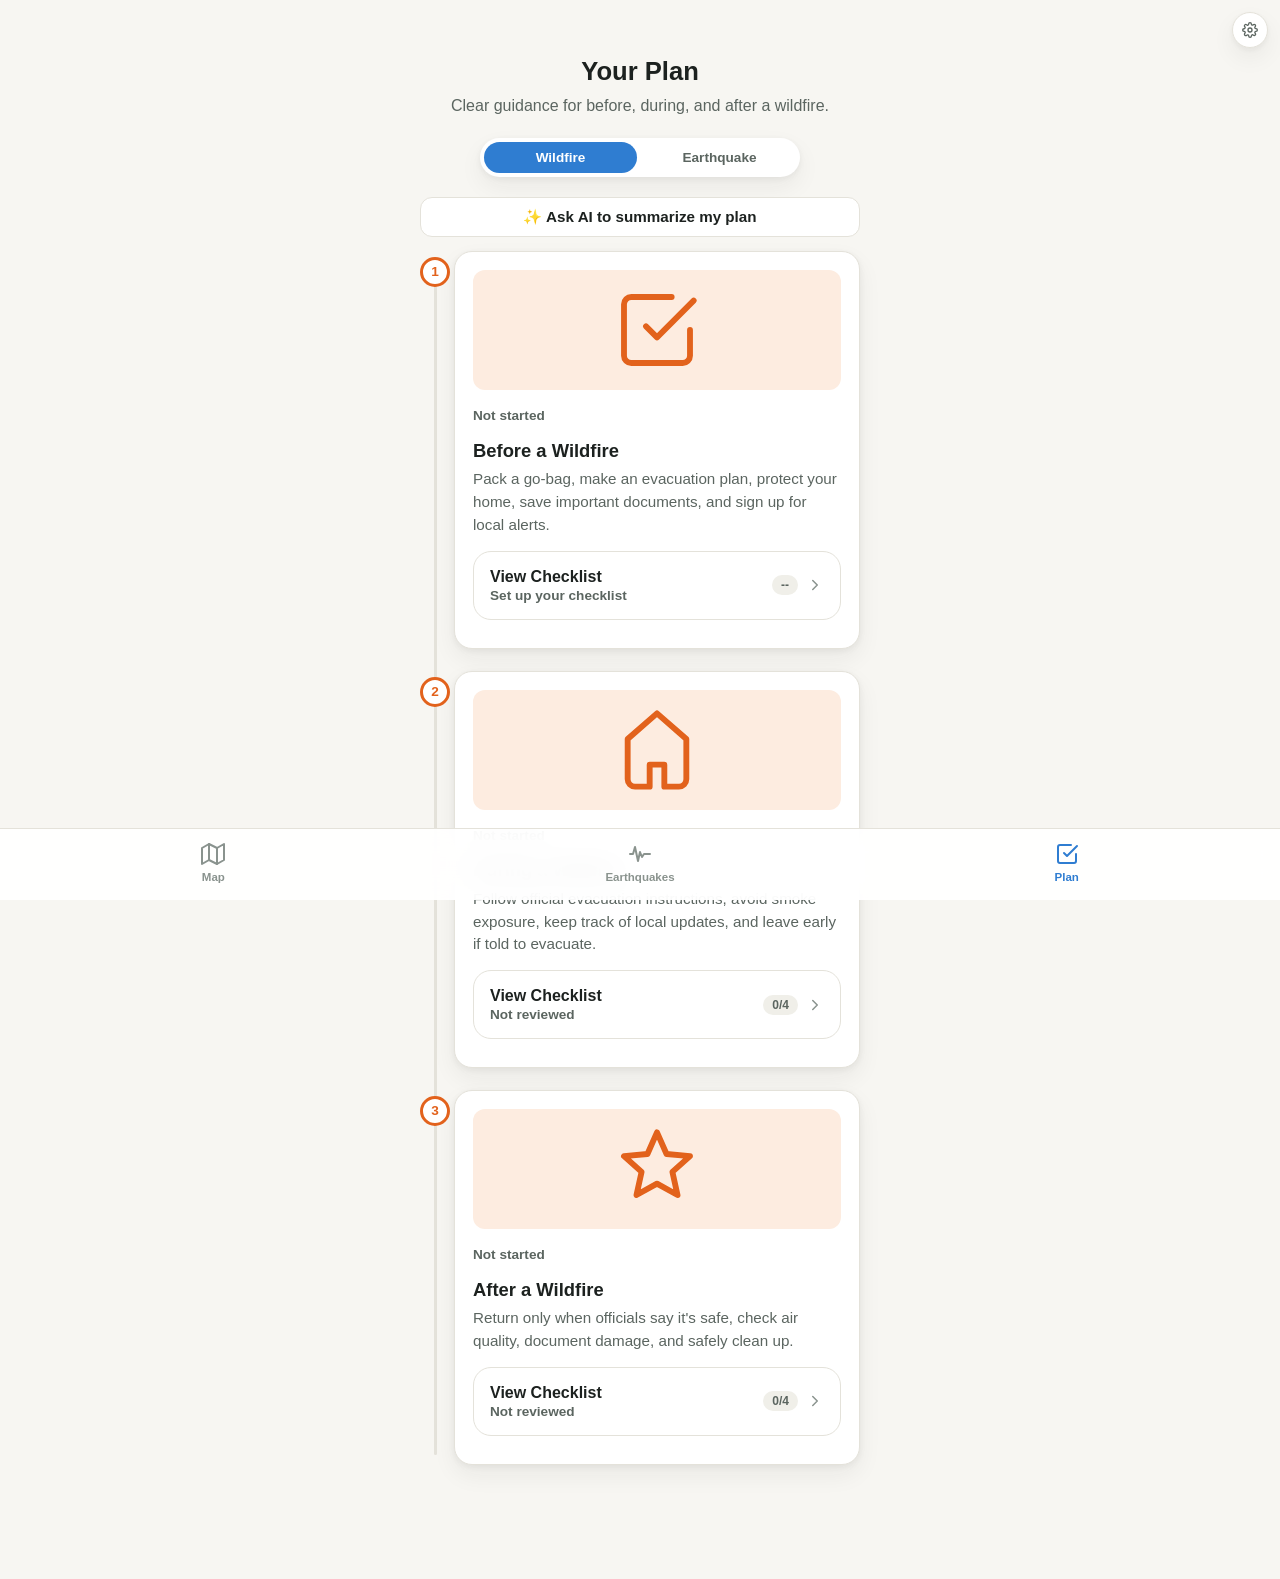
<file: frontend/plan.html>
<!DOCTYPE html>
<html lang="en">
<head>
  <meta charset="UTF-8" />
  <meta name="viewport" content="width=device-width, initial-scale=1.0" />
  <title>EmberReady — Your Plan</title>
  <link rel="stylesheet" href="style.css?v=31" />
</head>
<body>
  <main class="screen">
    <div class="screen-header">
      <div class="screen-title">Your Plan</div>
      <div class="screen-subtitle" id="plan-subtitle">Clear guidance for before, during, and after a wildfire.</div>
    </div>

    <div class="filter-row" role="group" aria-label="Hazard" style="margin: 0 auto 20px; max-width: 320px;">
      <button type="button" class="filter-btn active" data-hazard="wildfire" style="flex:1;">Wildfire</button>
      <button type="button" class="filter-btn" data-hazard="earthquake" style="flex:1;">Earthquake</button>
    </div>

    <!-- Wildfire plan -->
    <div id="wildfire-plan-section">
      <div class="ai-explain-block">
        <button type="button" class="btn btn-secondary btn-block" id="wildfire-ai-plan-btn">✨ Ask AI to summarize my plan</button>
        <p class="fine-print hidden" id="wildfire-ai-plan-note">
          AI-generated summary of your own checklist progress above — no new steps, and not a
          substitute for the checklist itself.
        </p>
        <p class="rs-ai-explanation hidden" id="wildfire-ai-plan-text"></p>
      </div>
      <div class="journey-path">
        <div class="journey-path-fill" id="journey-path-fill"></div>

        <!-- Before a Wildfire -->
        <div class="journey-chapter" data-chapter="before">
          <div class="chapter-node">1</div>
          <div class="chapter-card">
            <div class="chapter-scene">
              <svg viewBox="0 0 24 24" fill="none" stroke="currentColor" stroke-width="1.6"><path d="M9 11l3 3L22 4" stroke-linecap="round" stroke-linejoin="round"/><path d="M21 12v7a2 2 0 0 1-2 2H5a2 2 0 0 1-2-2V5a2 2 0 0 1 2-2h11" stroke-linecap="round" stroke-linejoin="round"/></svg>
            </div>
            <span class="chapter-status" data-status>Not started</span>
            <div class="chapter-title">Before a Wildfire</div>
            <p class="chapter-sentence">Pack a go-bag, make an evacuation plan, protect your home, save important documents, and sign up for local alerts.</p>
            <button type="button" class="tap-row" data-open-chapter="before" style="margin-top:6px;">
              <span class="tap-row-main">
                <span class="tap-row-title">View Checklist</span>
                <span class="tap-row-sub" data-progress-text="before">Not started</span>
              </span>
              <span class="tap-row-right">
                <span class="tap-row-badge" data-progress-badge="before">--</span>
                <svg class="tap-row-chevron" viewBox="0 0 24 24" fill="none" stroke="currentColor" stroke-width="2"><path d="M9 6l6 6-6 6" stroke-linecap="round" stroke-linejoin="round"/></svg>
              </span>
            </button>
          </div>
        </div>

        <!-- During a Wildfire -->
        <div class="journey-chapter" data-chapter="during">
          <div class="chapter-node">2</div>
          <div class="chapter-card">
            <div class="chapter-scene">
              <svg viewBox="0 0 24 24" fill="none" stroke="currentColor" stroke-width="1.6"><path d="M12 2 4 9v11a2 2 0 0 0 2 2h4v-6h4v6h4a2 2 0 0 0 2-2V9z" stroke-linejoin="round"/></svg>
            </div>
            <span class="chapter-status" data-status>Not started</span>
            <div class="chapter-title">During a Wildfire</div>
            <p class="chapter-sentence">Follow official evacuation instructions, avoid smoke exposure, keep track of local updates, and leave early if told to evacuate.</p>
            <button type="button" class="tap-row" data-open-chapter="during" style="margin-top:6px;">
              <span class="tap-row-main">
                <span class="tap-row-title">View Checklist</span>
                <span class="tap-row-sub" data-progress-text="during">Not started</span>
              </span>
              <span class="tap-row-right">
                <span class="tap-row-badge" data-progress-badge="during">--</span>
                <svg class="tap-row-chevron" viewBox="0 0 24 24" fill="none" stroke="currentColor" stroke-width="2"><path d="M9 6l6 6-6 6" stroke-linecap="round" stroke-linejoin="round"/></svg>
              </span>
            </button>
          </div>
        </div>

        <!-- After a Wildfire -->
        <div class="journey-chapter" data-chapter="after">
          <div class="chapter-node">3</div>
          <div class="chapter-card">
            <div class="chapter-scene">
              <svg viewBox="0 0 24 24" fill="none" stroke="currentColor" stroke-width="1.6"><path d="M12 2l2.6 5.9 6.4.6-4.8 4.3 1.4 6.3L12 16l-5.6 3.1 1.4-6.3-4.8-4.3 6.4-.6z" stroke-linejoin="round"/></svg>
            </div>
            <span class="chapter-status" data-status>Not started</span>
            <div class="chapter-title">After a Wildfire</div>
            <p class="chapter-sentence">Return only when officials say it's safe, check air quality, document damage, and safely clean up.</p>
            <button type="button" class="tap-row" data-open-chapter="after" style="margin-top:6px;">
              <span class="tap-row-main">
                <span class="tap-row-title">View Checklist</span>
                <span class="tap-row-sub" data-progress-text="after">Not started</span>
              </span>
              <span class="tap-row-right">
                <span class="tap-row-badge" data-progress-badge="after">--</span>
                <svg class="tap-row-chevron" viewBox="0 0 24 24" fill="none" stroke="currentColor" stroke-width="2"><path d="M9 6l6 6-6 6" stroke-linecap="round" stroke-linejoin="round"/></svg>
              </span>
            </button>
          </div>
        </div>
      </div>
    </div>

    <!-- Earthquake plan -->
    <div id="earthquake-plan-section" class="hidden">
      <div class="ai-explain-block">
        <button type="button" class="btn btn-secondary btn-block" id="earthquake-ai-plan-btn">✨ Ask AI to summarize my plan</button>
        <p class="fine-print hidden" id="earthquake-ai-plan-note">
          AI-generated summary of your own checklist progress above — no new steps, and not a
          substitute for the checklist itself.
        </p>
        <p class="rs-ai-explanation hidden" id="earthquake-ai-plan-text"></p>
      </div>
      <div class="journey-path">
        <div class="journey-path-fill" id="eq-journey-path-fill"></div>

        <!-- Before an Earthquake -->
        <div class="journey-chapter" data-chapter="earthquakeBefore">
          <div class="chapter-node">1</div>
          <div class="chapter-card">
            <div class="chapter-scene">
              <svg viewBox="0 0 24 24" fill="none" stroke="currentColor" stroke-width="1.6"><path d="M9 11l3 3L22 4" stroke-linecap="round" stroke-linejoin="round"/><path d="M21 12v7a2 2 0 0 1-2 2H5a2 2 0 0 1-2-2V5a2 2 0 0 1 2-2h11" stroke-linecap="round" stroke-linejoin="round"/></svg>
            </div>
            <span class="chapter-status" data-status>Not started</span>
            <div class="chapter-title">Before an Earthquake</div>
            <p class="chapter-sentence">Secure heavy furniture, prepare a go-bag, identify safe spots, and practice Drop, Cover, and Hold On.</p>
            <button type="button" class="tap-row" data-open-chapter="earthquakeBefore" style="margin-top:6px;">
              <span class="tap-row-main">
                <span class="tap-row-title">View Checklist</span>
                <span class="tap-row-sub" data-progress-text="earthquakeBefore">Not reviewed</span>
              </span>
              <span class="tap-row-right">
                <span class="tap-row-badge" data-progress-badge="earthquakeBefore">--</span>
                <svg class="tap-row-chevron" viewBox="0 0 24 24" fill="none" stroke="currentColor" stroke-width="2"><path d="M9 6l6 6-6 6" stroke-linecap="round" stroke-linejoin="round"/></svg>
              </span>
            </button>
          </div>
        </div>

        <!-- During an Earthquake -->
        <div class="journey-chapter" data-chapter="earthquakeDuring">
          <div class="chapter-node">2</div>
          <div class="chapter-card">
            <div class="chapter-scene">
              <svg viewBox="0 0 24 24" fill="none" stroke="currentColor" stroke-width="1.6"><path d="M2 12h3l2-7 3 14 2-9 2 5 2-3h6" stroke-linecap="round" stroke-linejoin="round"/></svg>
            </div>
            <span class="chapter-status" data-status>Not started</span>
            <div class="chapter-title">During an Earthquake</div>
            <p class="chapter-sentence">Drop, Cover, and Hold On — stay where you are and protect your head and neck until shaking stops.</p>
            <button type="button" class="tap-row" data-open-chapter="earthquakeDuring" style="margin-top:6px;">
              <span class="tap-row-main">
                <span class="tap-row-title">View Checklist</span>
                <span class="tap-row-sub" data-progress-text="earthquakeDuring">Not reviewed</span>
              </span>
              <span class="tap-row-right">
                <span class="tap-row-badge" data-progress-badge="earthquakeDuring">--</span>
                <svg class="tap-row-chevron" viewBox="0 0 24 24" fill="none" stroke="currentColor" stroke-width="2"><path d="M9 6l6 6-6 6" stroke-linecap="round" stroke-linejoin="round"/></svg>
              </span>
            </button>
          </div>
        </div>

        <!-- After an Earthquake -->
        <div class="journey-chapter" data-chapter="earthquakeAfter">
          <div class="chapter-node">3</div>
          <div class="chapter-card">
            <div class="chapter-scene">
              <svg viewBox="0 0 24 24" fill="none" stroke="currentColor" stroke-width="1.6"><path d="M12 2l2.6 5.9 6.4.6-4.8 4.3 1.4 6.3L12 16l-5.6 3.1 1.4-6.3-4.8-4.3 6.4-.6z" stroke-linejoin="round"/></svg>
            </div>
            <span class="chapter-status" data-status>Not started</span>
            <div class="chapter-title">After an Earthquake</div>
            <p class="chapter-sentence">Expect aftershocks, check for injuries and hazards, and wait for official information before cleanup.</p>
            <button type="button" class="tap-row" data-open-chapter="earthquakeAfter" style="margin-top:6px;">
              <span class="tap-row-main">
                <span class="tap-row-title">View Checklist</span>
                <span class="tap-row-sub" data-progress-text="earthquakeAfter">Not reviewed</span>
              </span>
              <span class="tap-row-right">
                <span class="tap-row-badge" data-progress-badge="earthquakeAfter">--</span>
                <svg class="tap-row-chevron" viewBox="0 0 24 24" fill="none" stroke="currentColor" stroke-width="2"><path d="M9 6l6 6-6 6" stroke-linecap="round" stroke-linejoin="round"/></svg>
              </span>
            </button>
          </div>
        </div>
      </div>
    </div>
  </main>

  <!-- Modal content lives here when not open — see shared/modal.js -->
  <div class="hidden">
    <div data-body-home="before">
      <form id="household-form">
        <label for="ownership">Do you own or rent your home?</label>
        <select id="ownership" name="ownership" required>
          <option value="own">Own</option>
          <option value="rent">Rent</option>
        </select>
        <label for="construction_type">What best describes your home's exterior?</label>
        <select id="construction_type" name="construction_type" required>
          <option value="wood_siding_or_shake_roof">Wood siding or shake roof</option>
          <option value="stucco_or_masonry">Stucco or masonry</option>
          <option value="mobile_or_manufactured">Mobile or manufactured</option>
          <option value="other_or_unknown">Other / not sure</option>
        </select>
        <label style="display:flex; align-items:center; gap:10px; font-weight:400;">
          <input type="checkbox" name="has_pets" style="width:20px;height:20px;" /> I have pets
        </label>
        <label style="display:flex; align-items:center; gap:10px; font-weight:400;">
          <input type="checkbox" name="mobility_needs" style="width:20px;height:20px;" /> Someone in my household has mobility needs
        </label>
        <button type="submit" class="btn-block" style="margin-top:14px;">Build My Checklist</button>
      </form>
      <p class="fine-print" id="before-note"></p>

      <details class="accordion hidden" id="evacuation-route-list-accordion">
        <summary>Make an evacuation plan <span class="accordion-count" data-count="evacuation-route-list"></span></summary>
        <ul class="simple-checklist" id="evacuation-route-list"></ul>
      </details>

      <details class="accordion hidden" id="go-bag-list-accordion">
        <summary>Pack a go-bag <span class="accordion-count" data-count="go-bag-list"></span></summary>
        <ul class="simple-checklist" id="go-bag-list"></ul>
      </details>

      <details class="accordion hidden" id="defensible-space-list-accordion">
        <summary>Protect your home <span class="accordion-count" data-count="defensible-space-list"></span></summary>
        <ul class="simple-checklist" id="defensible-space-list"></ul>
      </details>
    </div>

    <div data-body-home="during">
      <ul class="simple-checklist" id="during-list"></ul>
      <a href="index.html" class="btn btn-secondary btn-block" style="margin-top:12px;">Check Local Updates on the Map</a>
    </div>

    <div data-body-home="after">
      <ul class="simple-checklist" id="after-list"></ul>
      <a href="index.html" class="btn btn-secondary btn-block" style="margin-top:12px;">Check Air Quality on the Map</a>
    </div>

    <div data-body-home="earthquakeBefore">
      <ul class="simple-checklist" id="earthquake-before-list"></ul>
    </div>

    <div data-body-home="earthquakeDuring">
      <ul class="simple-checklist" id="earthquake-during-list"></ul>
    </div>

    <div data-body-home="earthquakeAfter">
      <ul class="simple-checklist" id="earthquake-after-list"></ul>
      <a href="earthquakes.html" class="btn btn-secondary btn-block" style="margin-top:12px;">Check Aftershocks on the Map</a>
    </div>
  </div>

  <div id="bottom-nav-root"></div>

  <script src="shared/app-state.js?v=31"></script>
  <script src="shared/effects.js?v=31"></script>
  <script src="shared/nav.js?v=31"></script>
  <script src="shared/modal.js?v=31"></script>
  <script src="plan.js?v=31"></script>
</body>
</html>
</file>
<file: frontend/style.css>
/* ==========================================================================
   EmberReady — "Safety Journey" design system.
   Calm, light, Apple-quality: soft off-white surfaces, deep charcoal text,
   cool blue/mint for safety & completion. Ember orange and alert red are
   reserved ONLY for genuine danger/fire information — never decoration.
   Mobile-first: this is the primary layout target, not an afterthought.
   ========================================================================== */

:root {
  /* Surfaces */
  --bg: #f7f6f2;
  --surface: #ffffff;
  --surface-sunken: #f0efe9;
  --border: #e4e2da;

  /* Text */
  --ink: #1c211f;
  --ink-muted: #5b6560;
  --ink-faint: #8a938e;

  /* Safety / calm / completion */
  --blue: #2f7dd1;
  --blue-soft: #e7f0fb;
  --mint: #2fa88f;
  --mint-soft: #e4f5f1;

  /* Danger — reserved */
  --ember: #e2621c;
  --ember-soft: #fdece0;
  --red: #d1352b;
  --red-soft: #fbe6e4;
  --amber: #c78a12;
  --amber-soft: #fbf0dd;

  --radius-sm: 12px;
  --radius-md: 18px;
  --radius-lg: 26px;
  --shadow-soft: 0 2px 6px rgba(28, 33, 31, 0.06), 0 10px 24px rgba(28, 33, 31, 0.06);
  --shadow-raised: 0 6px 16px rgba(28, 33, 31, 0.1), 0 16px 40px rgba(28, 33, 31, 0.1);

  --motion-fast: 140ms;
  --motion-base: 260ms;
  --motion-slow: 520ms;
  --ease-out: cubic-bezier(0.16, 1, 0.3, 1);

  --nav-height: 72px;
}

/* High Contrast accessibility mode — boosts contrast, removes soft tints */
body.high-contrast {
  --bg: #ffffff;
  --surface: #ffffff;
  --surface-sunken: #eeeeee;
  --border: #000000;
  --ink: #000000;
  --ink-muted: #1a1a1a;
  --ink-faint: #333333;
  --blue: #0047ab;
  --blue-soft: #ffffff;
  --mint: #00695c;
  --mint-soft: #ffffff;
  --ember: #b3410a;
  --ember-soft: #ffffff;
  --red: #a3081a;
  --red-soft: #ffffff;
  --amber: #8a5a00;
  --amber-soft: #ffffff;
  --shadow-soft: none;
  --shadow-raised: none;
}

body.high-contrast .card,
body.high-contrast .journey-chapter,
body.high-contrast button,
body.high-contrast .pill {
  border: 2px solid var(--border) !important;
}

* {
  box-sizing: border-box;
}

html, body {
  background: var(--bg);
}

body {
  margin: 0;
  font-family: -apple-system, BlinkMacSystemFont, "SF Pro Text", "Segoe UI", Roboto, sans-serif;
  color: var(--ink);
  line-height: 1.5;
  font-size: 17px;
  -webkit-font-smoothing: antialiased;
  padding-bottom: calc(var(--nav-height) + 12px);
}

h1, h2, h3, h4 {
  color: var(--ink);
  letter-spacing: -0.015em;
  margin: 0 0 8px;
}

p { margin: 0 0 8px; }

a { color: var(--blue); }

.hidden { display: none !important; }

.fine-print {
  font-size: 0.9rem;
  color: var(--ink-muted);
}

/* --------------------------------------------------------------------
   Top disclaimer strip — quiet, not alarming, always present
   -------------------------------------------------------------------- */
.disclaimer-strip {
  background: var(--surface-sunken);
  color: var(--ink-muted);
  padding: 10px 130px 10px 20px;
  font-size: 0.82rem;
  text-align: left;
  border-bottom: 1px solid var(--border);
}

.disclaimer-strip strong { color: var(--ink); }

/* --------------------------------------------------------------------
   Screen shell
   -------------------------------------------------------------------- */
.screen {
  max-width: 480px;
  margin: 0 auto;
  padding: 20px 20px 8px;
}

/* Clears the fixed top-right settings pill (mounted by shared/effects.js on
   every screen) so it never overlaps a centered title. */
main.screen {
  padding-top: 52px;
}

.screen-header {
  text-align: center;
  margin-bottom: 18px;
}

.screen-header .brand-row {
  display: flex;
  align-items: center;
  justify-content: center;
  gap: 8px;
  margin-bottom: 4px;
}

.screen-header h1 {
  font-size: 1.3rem;
  margin: 0;
}

.screen-title {
  font-size: 1.6rem;
  font-weight: 800;
  margin-bottom: 4px;
}

.screen-subtitle {
  color: var(--ink-muted);
  font-size: 1rem;
  margin-bottom: 20px;
}

/* --------------------------------------------------------------------
   Cards & pills (used sparingly — one focal element per screen)
   -------------------------------------------------------------------- */
.card {
  background: var(--surface);
  border: 1px solid var(--border);
  border-radius: var(--radius-md);
  padding: 22px;
  box-shadow: var(--shadow-soft);
}

.pill {
  display: inline-flex;
  align-items: center;
  gap: 6px;
  padding: 7px 16px;
  border-radius: 999px;
  font-weight: 700;
  font-size: 0.9rem;
}

.pill-safe { background: var(--mint-soft); color: var(--mint); }
.pill-prepare { background: var(--amber-soft); color: var(--amber); }
.pill-high { background: var(--ember-soft); color: var(--ember); }
.pill-emergency { background: var(--red-soft); color: var(--red); }
.pill-unknown { background: var(--surface-sunken); color: var(--ink-muted); }

/* --------------------------------------------------------------------
   Buttons — large touch targets, soft press depth, magnetic hover
   -------------------------------------------------------------------- */
button, .btn {
  display: inline-flex;
  align-items: center;
  justify-content: center;
  gap: 8px;
  font-family: inherit;
  font-size: 1.05rem;
  font-weight: 700;
  padding: 16px 24px;
  border-radius: var(--radius-sm);
  border: none;
  cursor: pointer;
  text-decoration: none;
  transition: transform var(--motion-fast) var(--ease-out), box-shadow var(--motion-fast) var(--ease-out), background var(--motion-fast);
  background: var(--blue);
  color: #fff;
  box-shadow: 0 2px 0 rgba(0, 0, 0, 0.08), var(--shadow-soft);
}

button:hover, .btn:hover {
  transform: translateY(-2px);
  box-shadow: 0 4px 0 rgba(0, 0, 0, 0.08), var(--shadow-raised);
}

button:active, .btn:active {
  transform: translateY(1px);
  box-shadow: 0 0 0 rgba(0, 0, 0, 0.08), var(--shadow-soft);
}

button:focus-visible, .btn:focus-visible {
  outline: 3px solid var(--blue);
  outline-offset: 2px;
}

.btn-block { display: flex; width: 100%; }

.btn-ember { background: var(--ember); }
.btn-red { background: var(--red); }
.btn-mint { background: var(--mint); }

.btn-secondary {
  background: var(--surface);
  color: var(--ink);
  border: 1.5px solid var(--border);
  box-shadow: none;
}

.btn-secondary:hover { box-shadow: var(--shadow-soft); }

.btn-text {
  background: transparent;
  color: var(--blue);
  box-shadow: none;
  padding: 10px 6px;
  font-weight: 600;
}

.btn-text:hover { transform: none; box-shadow: none; text-decoration: underline; }

/* --------------------------------------------------------------------
   Home screen — protection ring + illustrated home
   -------------------------------------------------------------------- */
.home-hero {
  text-align: center;
  padding: 10px 0 18px;
}

.protection-ring {
  position: relative;
  width: 260px;
  height: 260px;
  margin: 0 auto 18px;
}

.protection-ring svg.ring-svg {
  width: 100%;
  height: 100%;
  transform: rotate(-90deg);
}

.protection-ring .ring-track {
  fill: none;
  stroke: var(--surface-sunken);
  stroke-width: 14;
}

.protection-ring .ring-fill {
  fill: none;
  stroke: var(--ring-color, var(--blue));
  stroke-width: 14;
  stroke-linecap: round;
  transition: stroke-dashoffset var(--motion-slow) var(--ease-out), stroke var(--motion-base);
}

.ring-center-label {
  position: absolute;
  inset: 0;
  display: flex;
  flex-direction: column;
  align-items: center;
  justify-content: center;
}

.risk-percent {
  font-size: 3.2rem;
  font-weight: 800;
  line-height: 1;
  color: var(--ink);
}

.risk-percent-caption {
  font-size: 0.95rem;
  color: var(--ink-muted);
  font-weight: 600;
  margin-top: 6px;
  text-transform: uppercase;
  letter-spacing: 0.03em;
}

.home-status-row {
  display: flex;
  flex-direction: column;
  align-items: center;
  gap: 10px;
  margin-bottom: 6px;
}

.home-area-line {
  display: flex;
  align-items: center;
  justify-content: center;
  gap: 6px;
  color: var(--ink-muted);
  font-size: 0.9rem;
  margin-bottom: 8px;
}

.home-explainer {
  color: var(--ink);
  font-size: 1rem;
  max-width: 340px;
  margin: 0 auto 4px;
}

.home-search {
  padding: 10px 0 18px;
}

.recommended-action-card {
  margin-top: 18px;
  padding: 18px 20px;
  border-radius: var(--radius-md);
  background: var(--blue-soft);
  display: flex;
  align-items: center;
  gap: 14px;
  text-align: left;
}

.recommended-action-card .ra-icon {
  width: 36px;
  height: 36px;
  flex: 0 0 auto;
  color: var(--blue);
}

.recommended-action-card .ra-label {
  font-size: 0.78rem;
  text-transform: uppercase;
  letter-spacing: 0.04em;
  color: var(--blue);
  font-weight: 700;
}

.recommended-action-card .ra-text {
  font-size: 1.05rem;
  font-weight: 700;
  color: var(--ink);
}

/* Spark micro-animation: ember flies up and becomes a blue spark on the ring */
.ember-spark {
  position: fixed;
  width: 12px;
  height: 12px;
  border-radius: 50%;
  background: radial-gradient(circle, #ff9a5c, var(--ember));
  box-shadow: 0 0 10px 2px rgba(226, 98, 28, 0.6);
  pointer-events: none;
  z-index: 2000;
  transition: all 650ms var(--ease-out);
}

.ember-spark.arrived {
  background: radial-gradient(circle, #cfe6ff, var(--blue));
  box-shadow: 0 0 14px 3px rgba(47, 125, 209, 0.8);
}

/* --------------------------------------------------------------------
   Bottom navigation — exactly four destinations
   -------------------------------------------------------------------- */
.bottom-nav {
  position: fixed;
  left: 0;
  right: 0;
  bottom: 0;
  height: var(--nav-height);
  background: rgba(255, 255, 255, 0.92);
  backdrop-filter: blur(14px);
  border-top: 1px solid var(--border);
  display: flex;
  z-index: 900;
  padding-bottom: env(safe-area-inset-bottom, 0);
}

body.high-contrast .bottom-nav {
  background: #ffffff;
  border-top: 2px solid #000;
}

.bottom-nav a {
  flex: 1;
  display: flex;
  flex-direction: column;
  align-items: center;
  justify-content: center;
  gap: 3px;
  color: var(--ink-faint);
  text-decoration: none;
  font-size: 0.72rem;
  font-weight: 600;
  transition: color var(--motion-fast);
}

.bottom-nav a svg {
  width: 24px;
  height: 24px;
}

.bottom-nav a.active {
  color: var(--blue);
}

.bottom-nav a:active {
  transform: scale(0.94);
}

/* --------------------------------------------------------------------
   Forms & inputs
   -------------------------------------------------------------------- */
label {
  display: block;
  font-weight: 600;
  margin: 14px 0 6px;
}

input[type="text"], input[type="tel"], input[type="email"], select {
  width: 100%;
  padding: 14px 16px;
  font-size: 1rem;
  background: var(--surface);
  border: 1.5px solid var(--border);
  border-radius: var(--radius-sm);
  color: var(--ink);
}

input:focus, select:focus {
  outline: none;
  border-color: var(--blue);
  box-shadow: 0 0 0 3px var(--blue-soft);
}

fieldset {
  border: 1.5px solid var(--border);
  border-radius: var(--radius-sm);
  padding: 12px 16px;
  margin: 14px 0;
}

fieldset legend {
  font-weight: 700;
  padding: 0 4px;
}

fieldset label {
  display: flex;
  align-items: center;
  gap: 10px;
  font-weight: 400;
  margin: 10px 0;
}

fieldset input[type="radio"], fieldset input[type="checkbox"] {
  width: 20px;
  height: 20px;
  accent-color: var(--blue);
}

.error-text {
  color: var(--red);
  font-weight: 600;
  margin-top: 8px;
}

/* Toggle switch (settings) */
.toggle-row {
  display: flex;
  align-items: center;
  justify-content: space-between;
  padding: 14px 0;
  border-bottom: 1px solid var(--border);
  gap: 12px;
}

.toggle-row .toggle-label {
  font-weight: 600;
}

.toggle-row .toggle-sub {
  font-size: 0.85rem;
  color: var(--ink-muted);
}

.switch {
  position: relative;
  width: 50px;
  height: 30px;
  flex: 0 0 auto;
}

.switch input {
  opacity: 0;
  width: 0;
  height: 0;
}

.switch .track {
  position: absolute;
  inset: 0;
  background: var(--surface-sunken);
  border: 1.5px solid var(--border);
  border-radius: 999px;
  transition: background var(--motion-fast);
  cursor: pointer;
}

.switch .knob {
  position: absolute;
  top: 3px;
  left: 3px;
  width: 22px;
  height: 22px;
  background: #fff;
  border-radius: 50%;
  box-shadow: 0 1px 3px rgba(0, 0, 0, 0.25);
  transition: transform var(--motion-fast) var(--ease-out);
}

.switch input:checked + .track {
  background: var(--blue);
  border-color: var(--blue);
}

.switch input:checked + .track .knob {
  transform: translateX(20px);
}

/* --------------------------------------------------------------------
   Simple checklist
   -------------------------------------------------------------------- */
.checklist-heading {
  font-size: 0.95rem;
  font-weight: 700;
  margin: 18px 0 0;
  color: var(--ink);
}

ul.simple-checklist {
  list-style: none;
  padding: 0;
  margin: 12px 0 0;
}

ul.simple-checklist li {
  display: flex;
  align-items: flex-start;
  gap: 12px;
  padding: 14px 4px;
  border-bottom: 1px solid var(--border);
}

ul.simple-checklist li:last-child { border-bottom: none; }

ul.simple-checklist input[type="checkbox"] {
  width: 24px;
  height: 24px;
  margin-top: 1px;
  flex: 0 0 auto;
  accent-color: var(--mint);
}

ul.simple-checklist input[type="checkbox"]:checked {
  animation: check-pop var(--motion-base) var(--ease-out);
}

@keyframes check-pop {
  0% { transform: scale(0.6); }
  60% { transform: scale(1.15); }
  100% { transform: scale(1); }
}

ul.simple-checklist label {
  margin: 0;
  font-weight: 400;
  line-height: 1.4;
}

.reason-tag {
  display: block;
  font-size: 0.78rem;
  color: var(--ink-faint);
  margin-top: 2px;
}

/* --------------------------------------------------------------------
   Risk summary (simple version — used inside "Know Your Risk")
   -------------------------------------------------------------------- */
.risk-summary {
  text-align: center;
}

.risk-summary .rs-score {
  font-size: 3rem;
  font-weight: 800;
  line-height: 1;
  margin: 6px 0 2px;
}

.risk-summary .rs-location {
  color: var(--ink-muted);
  font-size: 0.9rem;
  margin-bottom: 10px;
}

.risk-summary .rs-explainer {
  font-size: 1rem;
  color: var(--ink);
  margin: 10px 0;
}

.risk-summary .rs-precision {
  background: var(--amber-soft);
  color: var(--amber);
  border-radius: var(--radius-sm);
  padding: 8px 12px;
  font-size: 0.85rem;
  margin-top: 10px;
  text-align: left;
}

.rs-components {
  display: grid;
  grid-template-columns: 1fr 1fr;
  gap: 10px;
  margin: 14px 0;
  text-align: left;
}

.rs-component {
  background: var(--surface-sunken);
  border-radius: var(--radius-sm);
  padding: 12px 14px;
}

.rs-component .rc-label {
  font-size: 0.75rem;
  color: var(--ink-muted);
  text-transform: uppercase;
  letter-spacing: 0.03em;
}

.rs-component .rc-value {
  font-size: 1.3rem;
  font-weight: 800;
  margin-top: 2px;
}

details.rs-details {
  margin-top: 14px;
  text-align: left;
}

details.rs-details summary {
  cursor: pointer;
  font-weight: 700;
  color: var(--blue);
  padding: 8px 0;
}

.rs-factor-table {
  width: 100%;
  border-collapse: collapse;
  font-size: 0.85rem;
  margin-top: 8px;
}

.rs-factor-table th, .rs-factor-table td {
  text-align: left;
  padding: 8px 6px;
  border-bottom: 1px solid var(--border);
  vertical-align: top;
}

.rs-factor-table th { color: var(--ink-muted); font-weight: 600; }

.rs-unavailable { opacity: 0.55; }

.safety-line {
  background: var(--red-soft);
  color: var(--red);
  border-radius: var(--radius-sm);
  padding: 10px 14px;
  font-size: 0.85rem;
  font-weight: 600;
  margin-top: 14px;
}

.ai-explain-block {
  margin: 14px 0;
}

.ai-explain-block .btn {
  padding: 10px 18px;
  font-size: 0.95rem;
}

.rs-ai-explanation {
  background: var(--surface-sunken);
  border-radius: var(--radius-sm);
  padding: 12px 14px;
  margin-top: 10px;
  font-size: 0.9rem;
  line-height: 1.5;
}

/* --------------------------------------------------------------------
   Safety Journey — vertical story pathway
   -------------------------------------------------------------------- */
.journey-path {
  position: relative;
  padding-left: 34px;
}

.journey-path::before {
  content: "";
  position: absolute;
  left: 14px;
  top: 10px;
  bottom: 10px;
  width: 3px;
  background: var(--border);
  border-radius: 3px;
}

.journey-path .journey-path-fill {
  position: absolute;
  left: 14px;
  top: 10px;
  width: 3px;
  background: linear-gradient(180deg, var(--mint), var(--blue));
  border-radius: 3px;
  transition: height var(--motion-slow) var(--ease-out);
}

.journey-chapter {
  position: relative;
  margin-bottom: 22px;
}

.journey-chapter .chapter-node {
  position: absolute;
  left: -34px;
  top: 6px;
  width: 30px;
  height: 30px;
  border-radius: 50%;
  background: var(--surface);
  border: 3px solid var(--ember);
  display: flex;
  align-items: center;
  justify-content: center;
  font-weight: 800;
  font-size: 0.85rem;
  color: var(--ember);
  transition: all var(--motion-base) var(--ease-out);
  z-index: 1;
}

.journey-chapter.complete .chapter-node {
  border-color: var(--blue);
  background: var(--blue);
  color: #fff;
}

.journey-chapter .chapter-card {
  background: var(--surface);
  border: 1px solid var(--border);
  border-radius: var(--radius-md);
  padding: 18px;
  box-shadow: var(--shadow-soft);
  transition: border-color var(--motion-base);
}

.journey-chapter.complete .chapter-card {
  border-color: var(--blue-soft);
}

.journey-chapter .chapter-scene {
  width: 100%;
  height: 120px;
  border-radius: var(--radius-sm);
  background: var(--ember-soft);
  display: flex;
  align-items: center;
  justify-content: center;
  margin-bottom: 12px;
  overflow: hidden;
  transition: background var(--motion-base);
}

.journey-chapter.complete .chapter-scene {
  background: var(--blue-soft);
}

.journey-chapter .chapter-scene svg {
  width: 88px;
  height: 88px;
  color: var(--ember);
  transition: color var(--motion-base);
}

.journey-chapter.complete .chapter-scene svg {
  color: var(--blue);
}

.journey-chapter .chapter-title {
  font-size: 1.15rem;
  font-weight: 800;
  margin-bottom: 4px;
}

.journey-chapter .chapter-sentence {
  color: var(--ink-muted);
  font-size: 0.95rem;
  margin-bottom: 14px;
}

.journey-chapter .chapter-body {
  margin-top: 6px;
}

.journey-chapter .chapter-status {
  display: inline-flex;
  align-items: center;
  gap: 6px;
  font-size: 0.85rem;
  font-weight: 700;
  color: var(--ink-muted);
  margin-bottom: 10px;
}

.journey-chapter.complete .chapter-status { color: var(--blue); }

/* --------------------------------------------------------------------
   Map screen
   -------------------------------------------------------------------- */
body.map-screen {
  padding-bottom: var(--nav-height);
}

.map-screen-frame {
  position: fixed;
  inset: 0 0 var(--nav-height) 0;
}

.map-screen-frame .leaflet-map {
  width: 100%;
  height: 100%;
}

.map-top-bar {
  position: fixed;
  top: 0;
  left: 0;
  right: 0;
  z-index: 800;
  padding: 14px 16px;
  background: linear-gradient(180deg, rgba(255,255,255,0.95), rgba(255,255,255,0));
  display: flex;
  gap: 8px;
}

.map-top-bar input {
  flex: 1;
  background: var(--surface);
  box-shadow: var(--shadow-soft);
}

.filter-row {
  display: flex;
  gap: 6px;
  background: var(--surface);
  padding: 4px;
  border-radius: 999px;
  box-shadow: var(--shadow-soft);
  align-self: flex-start;
}

.filter-btn {
  padding: 8px 14px;
  font-size: 0.85rem;
  font-weight: 600;
  border-radius: 999px;
  background: transparent;
  color: var(--ink-muted);
  box-shadow: none;
}

.filter-btn:hover {
  transform: none;
  box-shadow: none;
}

.filter-btn.active {
  background: var(--blue);
  color: #fff;
}

.eq-status-line {
  align-self: flex-start;
  background: var(--surface);
  color: var(--ink-muted);
  font-size: 0.8rem;
  padding: 6px 12px;
  border-radius: var(--radius-sm);
  box-shadow: var(--shadow-soft);
}

.locate-me-btn {
  position: fixed;
  right: 16px;
  bottom: calc(var(--nav-height) + 20px);
  z-index: 800;
  width: 54px;
  height: 54px;
  border-radius: 50%;
  padding: 0;
  background: var(--surface);
  color: var(--blue);
  box-shadow: var(--shadow-raised);
}

.locate-me-btn svg { width: 26px; height: 26px; }

.reset-view-btn {
  position: fixed;
  right: 16px;
  bottom: calc(var(--nav-height) + 20px + 54px + 12px);
  z-index: 800;
  width: 54px;
  height: 54px;
  border-radius: 50%;
  padding: 0;
  background: var(--surface);
  color: var(--ink-muted);
  box-shadow: var(--shadow-raised);
}

.reset-view-btn svg { width: 24px; height: 24px; }

.map-info-sheet {
  position: fixed;
  left: 0;
  right: 0;
  bottom: var(--nav-height);
  z-index: 850;
  background: var(--surface);
  border-radius: 22px 22px 0 0;
  box-shadow: 0 -8px 30px rgba(0,0,0,0.12);
  padding: 18px 20px calc(20px + env(safe-area-inset-bottom, 0));
  max-height: 55vh;
  overflow-y: auto;
  transform: translateY(100%);
  transition: transform var(--motion-base) var(--ease-out);
}

.map-info-sheet.open {
  transform: translateY(0);
}

.map-legend-strip {
  position: fixed;
  left: 16px;
  bottom: calc(var(--nav-height) + 20px);
  z-index: 800;
  background: var(--surface);
  border-radius: var(--radius-sm);
  padding: 10px 12px;
  box-shadow: var(--shadow-soft);
  font-size: 0.75rem;
}

.map-legend-strip .legend-row {
  display: flex;
  align-items: center;
  gap: 6px;
  margin: 3px 0;
}

.map-legend-strip .legend-swatch {
  width: 11px;
  height: 11px;
  border-radius: 3px;
}

.map-legend-strip .legend-vintage {
  margin-top: 6px;
  padding-top: 6px;
  border-top: 1px solid var(--border);
  color: var(--ink-faint);
  font-size: 0.68rem;
}

.leaflet-tile-pane {
  filter: saturate(0.85) brightness(1.02);
}

/* Clears the global settings gear (top:12/right:12 on every screen) */
.map-screen .leaflet-top.leaflet-right {
  margin-top: 56px;
}

/* --------------------------------------------------------------------
   Modal / popup — tap a summary row, see the full detail
   -------------------------------------------------------------------- */
.modal-overlay {
  position: fixed;
  inset: 0;
  background: rgba(28, 33, 31, 0.45);
  z-index: 3000;
  display: flex;
  align-items: flex-end;
  justify-content: center;
}

@media (min-width: 620px) {
  .modal-overlay {
    align-items: center;
  }
}

.modal-panel {
  background: var(--surface);
  width: 100%;
  max-width: 480px;
  max-height: 85vh;
  border-radius: 22px 22px 0 0;
  box-shadow: var(--shadow-raised);
  overflow-y: auto;
  padding: 20px 20px calc(24px + env(safe-area-inset-bottom, 0));
  animation: modal-in var(--motion-base) var(--ease-out);
}

@media (min-width: 620px) {
  .modal-panel {
    border-radius: var(--radius-lg);
    margin-bottom: 40px;
    max-height: 80vh;
  }
}

@keyframes modal-in {
  from { transform: translateY(30px); opacity: 0; }
  to { transform: translateY(0); opacity: 1; }
}

body.reduce-motion .modal-panel { animation: none; }
body.modal-open { overflow: hidden; }

.modal-header {
  display: flex;
  align-items: center;
  justify-content: space-between;
  gap: 12px;
  margin-bottom: 14px;
}

.modal-title {
  font-size: 1.2rem;
  font-weight: 800;
  margin: 0;
}

.modal-close {
  background: none;
  border: none;
  box-shadow: none;
  font-size: 1.6rem;
  line-height: 1;
  padding: 2px 8px;
  color: var(--ink-muted);
  flex: 0 0 auto;
}

.modal-close:hover {
  transform: none;
  box-shadow: none;
  color: var(--ink);
}

/* Compact clickable summary row — tap for the full detail in a modal */
.tap-row {
  display: flex;
  align-items: center;
  justify-content: space-between;
  gap: 12px;
  width: 100%;
  padding: 16px;
  background: var(--surface);
  border: 1px solid var(--border);
  border-radius: var(--radius-md);
  text-align: left;
  cursor: pointer;
  margin-bottom: 10px;
  box-shadow: none;
  color: var(--ink);
}

.tap-row:hover {
  transform: none;
  box-shadow: var(--shadow-soft);
}

.tap-row .tap-row-main {
  display: flex;
  flex-direction: column;
  gap: 2px;
  min-width: 0;
}

.tap-row .tap-row-title {
  font-weight: 700;
  font-size: 1rem;
}

.tap-row .tap-row-sub {
  font-size: 0.85rem;
  color: var(--ink-muted);
  overflow: hidden;
  text-overflow: ellipsis;
  white-space: nowrap;
}

.tap-row .tap-row-right {
  display: flex;
  align-items: center;
  gap: 8px;
  flex: 0 0 auto;
}

.tap-row .tap-row-chevron {
  color: var(--ink-faint);
  width: 18px;
  height: 18px;
  flex: 0 0 auto;
}

.tap-row .tap-row-badge {
  font-size: 0.75rem;
  font-weight: 700;
  padding: 3px 9px;
  border-radius: 999px;
  background: var(--surface-sunken);
  color: var(--ink-muted);
  white-space: nowrap;
}

.tap-row .tap-row-badge.badge-attn {
  background: var(--ember-soft);
  color: var(--ember);
}

.tap-row .tap-row-badge.badge-done {
  background: var(--mint-soft);
  color: var(--mint);
}

/* Accordion sub-sections inside a modal (e.g. checklist categories) */
details.accordion {
  border: 1px solid var(--border);
  border-radius: var(--radius-sm);
  margin-bottom: 10px;
  overflow: hidden;
}

details.accordion summary {
  cursor: pointer;
  padding: 12px 14px;
  font-weight: 700;
  display: flex;
  align-items: center;
  justify-content: space-between;
  list-style: none;
  background: var(--surface-sunken);
}

details.accordion summary::-webkit-details-marker { display: none; }

details.accordion .accordion-count {
  font-weight: 600;
  color: var(--ink-muted);
  font-size: 0.85rem;
}

details.accordion .simple-checklist {
  padding: 4px 14px 6px;
}

/* --------------------------------------------------------------------
   Autocomplete dropdown
   -------------------------------------------------------------------- */
.autocomplete-dropdown {
  position: absolute;
  z-index: 1000;
  background: var(--surface);
  border: 1px solid var(--border);
  border-radius: var(--radius-sm);
  max-height: 240px;
  overflow-y: auto;
  list-style: none;
  margin: 0;
  padding: 6px;
  box-shadow: var(--shadow-raised);
}

.autocomplete-dropdown li {
  padding: 10px 12px;
  border-radius: 8px;
  cursor: pointer;
  font-size: 0.95rem;
}

.autocomplete-dropdown li:hover, .autocomplete-dropdown li.active {
  background: var(--blue-soft);
  color: var(--blue);
}

/* --------------------------------------------------------------------
   Reduce Motion
   -------------------------------------------------------------------- */
body.reduce-motion *, body.reduce-motion *::before, body.reduce-motion *::after {
  animation-duration: 0.001ms !important;
  animation-delay: 0ms !important;
  transition-duration: 0.001ms !important;
}

@media (prefers-reduced-motion: reduce) {
  * {
    animation-duration: 0.001ms !important;
    animation-delay: 0ms !important;
    transition-duration: 0.001ms !important;
  }
}

.settings-fab {
  position: fixed;
  top: 12px;
  right: 12px;
  z-index: 950;
  display: flex;
  align-items: center;
  justify-content: center;
  width: 36px;
  height: 36px;
  background: var(--surface);
  color: var(--ink-muted);
  border: 1px solid var(--border);
  border-radius: 999px;
  padding: 0;
  box-shadow: var(--shadow-soft);
}

/* --------------------------------------------------------------------
   Small helpers
   -------------------------------------------------------------------- */
.icon-row {
  display: flex;
  align-items: center;
  gap: 8px;
}

.section-spacer { height: 20px; }

@media (min-width: 620px) {
  .screen { padding-top: 28px; }
}
</file>
